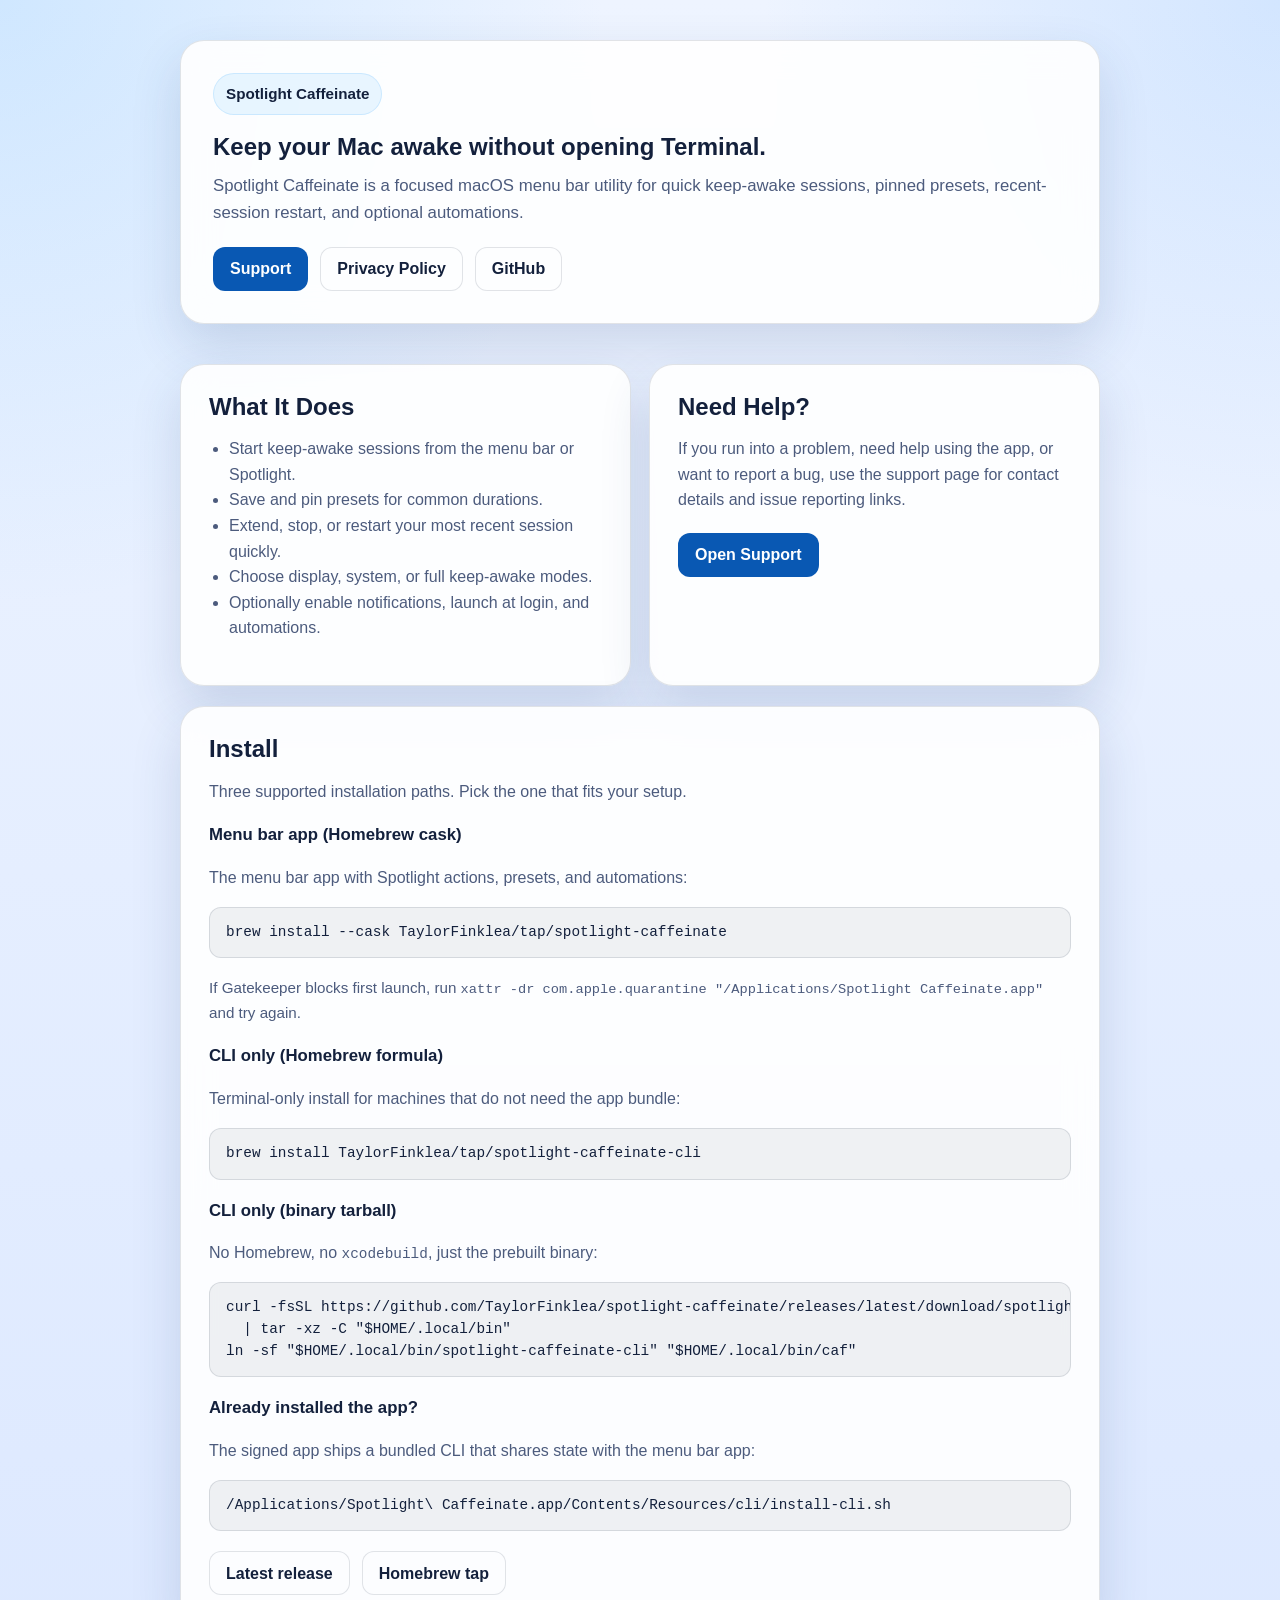
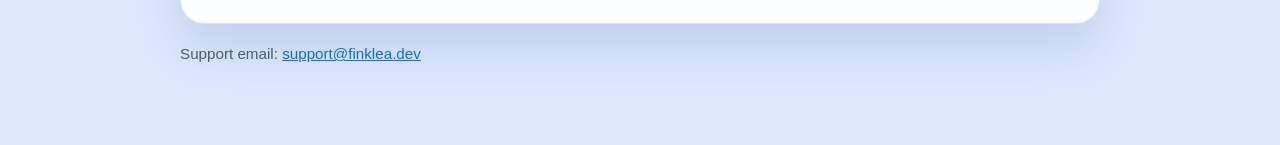
<file: docs/index.html>
<!doctype html>
<html lang="en">
  <head>
    <meta charset="utf-8">
    <meta name="viewport" content="width=device-width, initial-scale=1">
    <title>Spotlight Caffeinate</title>
    <meta
      name="description"
      content="Spotlight Caffeinate keeps your Mac awake from the menu bar and Spotlight, with presets, restart-last-session, and optional automations."
    >
    <link rel="stylesheet" href="./site.css">
  </head>
  <body>
    <main class="shell">
      <section class="hero">
        <div class="badge">Spotlight Caffeinate</div>
        <h1>Keep your Mac awake without opening Terminal.</h1>
        <p>
          Spotlight Caffeinate is a focused macOS menu bar utility for quick keep-awake sessions,
          pinned presets, recent-session restart, and optional automations.
        </p>
        <div class="actions">
          <a class="button primary" href="./support/">Support</a>
          <a class="button secondary" href="./privacy/">Privacy Policy</a>
          <a class="button secondary" href="https://github.com/TaylorFinklea/spotlight-caffeinate">GitHub</a>
        </div>
      </section>

      <section class="grid">
        <article class="panel card">
          <h2>What It Does</h2>
          <ul>
            <li>Start keep-awake sessions from the menu bar or Spotlight.</li>
            <li>Save and pin presets for common durations.</li>
            <li>Extend, stop, or restart your most recent session quickly.</li>
            <li>Choose display, system, or full keep-awake modes.</li>
            <li>Optionally enable notifications, launch at login, and automations.</li>
          </ul>
        </article>

        <article class="panel card">
          <h2>Need Help?</h2>
          <p>
            If you run into a problem, need help using the app, or want to report a bug, use the
            support page for contact details and issue reporting links.
          </p>
          <div class="actions">
            <a class="button primary" href="./support/">Open Support</a>
          </div>
        </article>
      </section>

      <article class="panel card">
        <h2>Install</h2>
        <p>Three supported installation paths. Pick the one that fits your setup.</p>

        <h3>Menu bar app (Homebrew cask)</h3>
        <p>The menu bar app with Spotlight actions, presets, and automations:</p>
        <pre><code>brew install --cask TaylorFinklea/tap/spotlight-caffeinate</code></pre>
        <p class="small">
          If Gatekeeper blocks first launch, run
          <code>xattr -dr com.apple.quarantine "/Applications/Spotlight Caffeinate.app"</code>
          and try again.
        </p>

        <h3>CLI only (Homebrew formula)</h3>
        <p>Terminal-only install for machines that do not need the app bundle:</p>
        <pre><code>brew install TaylorFinklea/tap/spotlight-caffeinate-cli</code></pre>

        <h3>CLI only (binary tarball)</h3>
        <p>No Homebrew, no <code>xcodebuild</code>, just the prebuilt binary:</p>
        <pre><code>curl -fsSL https://github.com/TaylorFinklea/spotlight-caffeinate/releases/latest/download/spotlight-caffeinate-cli.tar.gz \
  | tar -xz -C "$HOME/.local/bin"
ln -sf "$HOME/.local/bin/spotlight-caffeinate-cli" "$HOME/.local/bin/caf"</code></pre>

        <h3>Already installed the app?</h3>
        <p>The signed app ships a bundled CLI that shares state with the menu bar app:</p>
        <pre><code>/Applications/Spotlight\ Caffeinate.app/Contents/Resources/cli/install-cli.sh</code></pre>

        <div class="actions">
          <a class="button secondary" href="https://github.com/TaylorFinklea/spotlight-caffeinate/releases/latest">Latest release</a>
          <a class="button secondary" href="https://github.com/TaylorFinklea/homebrew-tap">Homebrew tap</a>
        </div>
      </article>

      <p class="footer">Support email: <a href="mailto:support@finklea.dev">support@finklea.dev</a></p>
    </main>
  </body>
</html>
</file>
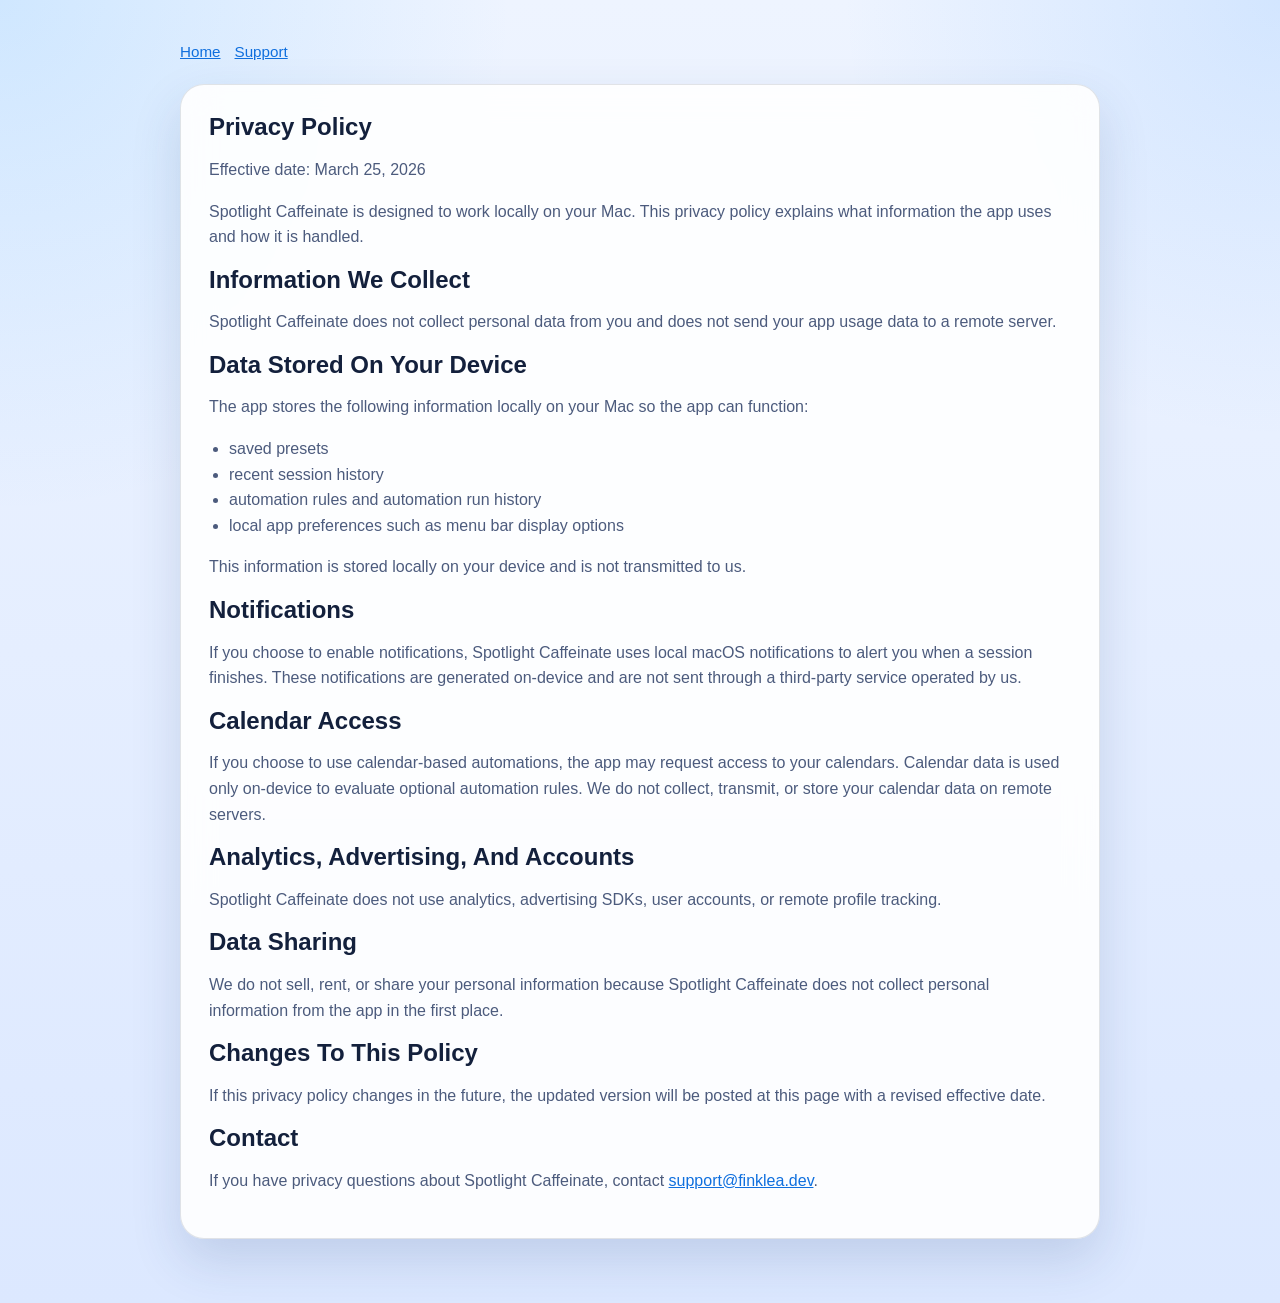
<file: docs/privacy/index.html>
<!doctype html>
<html lang="en">
  <head>
    <meta charset="utf-8">
    <meta name="viewport" content="width=device-width, initial-scale=1">
    <title>Spotlight Caffeinate Privacy Policy</title>
    <meta
      name="description"
      content="Privacy policy for Spotlight Caffeinate."
    >
    <link rel="stylesheet" href="../site.css">
  </head>
  <body>
    <main class="shell">
      <nav class="nav">
        <a href="../">Home</a>
        <a href="../support/">Support</a>
      </nav>

      <section class="panel">
        <h1>Privacy Policy</h1>
        <p>Effective date: March 25, 2026</p>

        <p>
          Spotlight Caffeinate is designed to work locally on your Mac. This privacy policy explains
          what information the app uses and how it is handled.
        </p>

        <h2>Information We Collect</h2>
        <p>
          Spotlight Caffeinate does not collect personal data from you and does not send your app
          usage data to a remote server.
        </p>

        <h2>Data Stored On Your Device</h2>
        <p>
          The app stores the following information locally on your Mac so the app can function:
        </p>
        <ul>
          <li>saved presets</li>
          <li>recent session history</li>
          <li>automation rules and automation run history</li>
          <li>local app preferences such as menu bar display options</li>
        </ul>
        <p>
          This information is stored locally on your device and is not transmitted to us.
        </p>

        <h2>Notifications</h2>
        <p>
          If you choose to enable notifications, Spotlight Caffeinate uses local macOS notifications
          to alert you when a session finishes. These notifications are generated on-device and are
          not sent through a third-party service operated by us.
        </p>

        <h2>Calendar Access</h2>
        <p>
          If you choose to use calendar-based automations, the app may request access to your
          calendars. Calendar data is used only on-device to evaluate optional automation rules. We
          do not collect, transmit, or store your calendar data on remote servers.
        </p>

        <h2>Analytics, Advertising, And Accounts</h2>
        <p>
          Spotlight Caffeinate does not use analytics, advertising SDKs, user accounts, or remote
          profile tracking.
        </p>

        <h2>Data Sharing</h2>
        <p>
          We do not sell, rent, or share your personal information because Spotlight Caffeinate does
          not collect personal information from the app in the first place.
        </p>

        <h2>Changes To This Policy</h2>
        <p>
          If this privacy policy changes in the future, the updated version will be posted at this
          page with a revised effective date.
        </p>

        <h2>Contact</h2>
        <p>
          If you have privacy questions about Spotlight Caffeinate, contact
          <a href="mailto:support@finklea.dev">support@finklea.dev</a>.
        </p>
      </section>
    </main>
  </body>
</html>
</file>
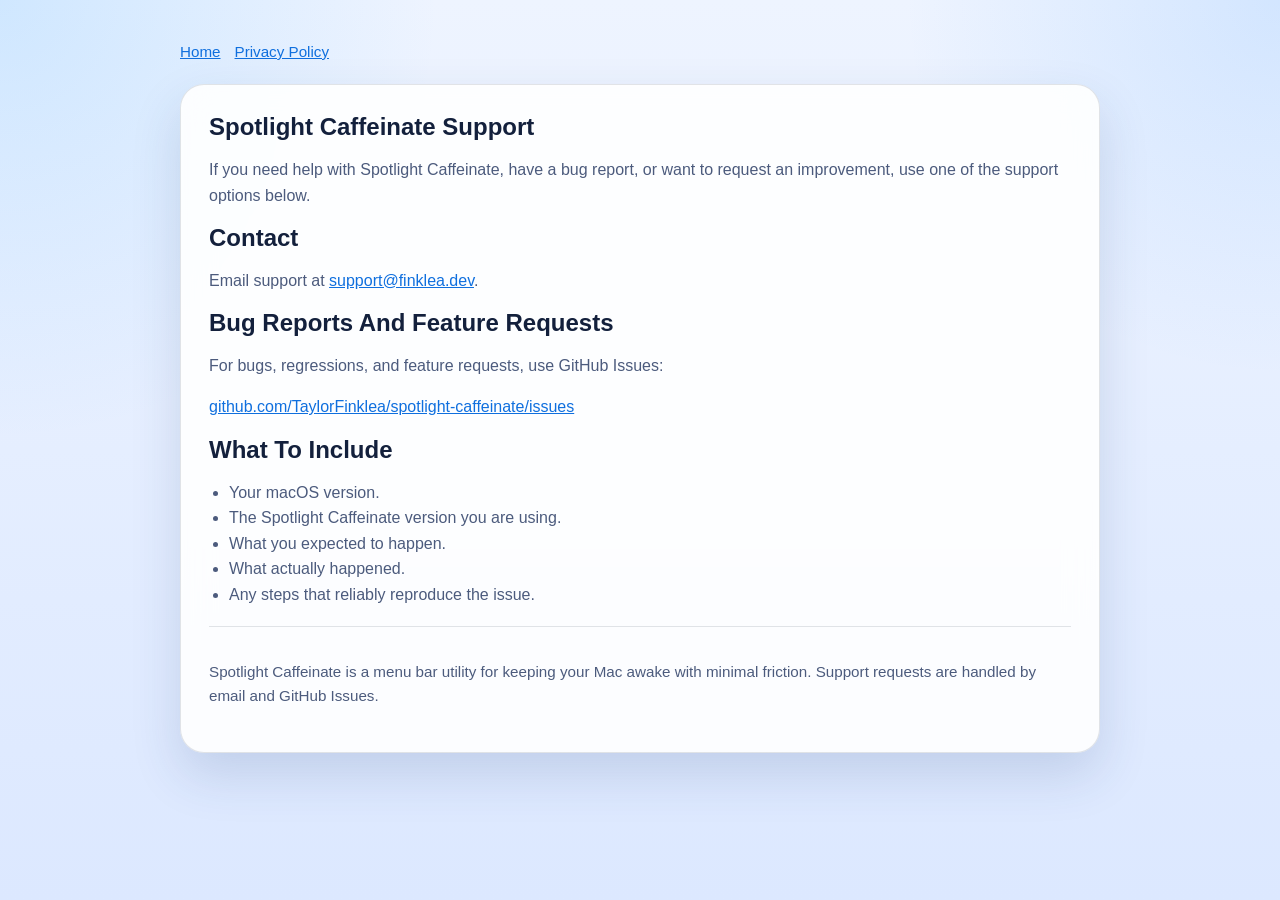
<file: docs/support/index.html>
<!doctype html>
<html lang="en">
  <head>
    <meta charset="utf-8">
    <meta name="viewport" content="width=device-width, initial-scale=1">
    <title>Spotlight Caffeinate Support</title>
    <meta
      name="description"
      content="Support information for Spotlight Caffeinate, including contact email and GitHub issue reporting."
    >
    <link rel="stylesheet" href="../site.css">
  </head>
  <body>
    <main class="shell">
      <nav class="nav">
        <a href="../">Home</a>
        <a href="../privacy/">Privacy Policy</a>
      </nav>

      <section class="panel">
        <h1>Spotlight Caffeinate Support</h1>
        <p>
          If you need help with Spotlight Caffeinate, have a bug report, or want to request an
          improvement, use one of the support options below.
        </p>

        <h2>Contact</h2>
        <p>
          Email support at
          <a href="mailto:support@finklea.dev">support@finklea.dev</a>.
        </p>

        <h2>Bug Reports And Feature Requests</h2>
        <p>
          For bugs, regressions, and feature requests, use GitHub Issues:
        </p>
        <p>
          <a href="https://github.com/TaylorFinklea/spotlight-caffeinate/issues">
            github.com/TaylorFinklea/spotlight-caffeinate/issues
          </a>
        </p>

        <h2>What To Include</h2>
        <ul>
          <li>Your macOS version.</li>
          <li>The Spotlight Caffeinate version you are using.</li>
          <li>What you expected to happen.</li>
          <li>What actually happened.</li>
          <li>Any steps that reliably reproduce the issue.</li>
        </ul>

        <div class="meta">
          <p class="small">
            Spotlight Caffeinate is a menu bar utility for keeping your Mac awake with minimal
            friction. Support requests are handled by email and GitHub Issues.
          </p>
        </div>
      </section>
    </main>
  </body>
</html>
</file>
<file: docs/site.css>
:root {
  color-scheme: light dark;
  --bg: #0b1020;
  --bg-accent: #131a2f;
  --panel: rgba(18, 24, 44, 0.82);
  --text: #edf2ff;
  --muted: #b7c1db;
  --line: rgba(255, 255, 255, 0.12);
  --accent: #56b4ff;
  --accent-strong: #2e8fff;
  --shadow: 0 24px 60px rgba(0, 0, 0, 0.28);
}

@media (prefers-color-scheme: light) {
  :root {
    --bg: #eef4ff;
    --bg-accent: #dce8ff;
    --panel: rgba(255, 255, 255, 0.9);
    --text: #13203c;
    --muted: #4c5b7d;
    --line: rgba(19, 32, 60, 0.12);
    --accent: #0f6fde;
    --accent-strong: #0958b3;
    --shadow: 0 22px 50px rgba(35, 69, 122, 0.16);
  }
}

* {
  box-sizing: border-box;
}

html {
  font-family: ui-sans-serif, -apple-system, BlinkMacSystemFont, "Segoe UI", sans-serif;
  line-height: 1.6;
}

body {
  margin: 0;
  min-height: 100vh;
  color: var(--text);
  background:
    radial-gradient(circle at top left, rgba(86, 180, 255, 0.2), transparent 28%),
    radial-gradient(circle at top right, rgba(46, 143, 255, 0.14), transparent 24%),
    linear-gradient(180deg, var(--bg), var(--bg-accent));
}

a {
  color: var(--accent);
}

a:hover {
  color: var(--accent-strong);
}

.shell {
  width: min(920px, calc(100% - 32px));
  margin: 0 auto;
  padding: 40px 0 64px;
}

.hero,
.panel {
  background: var(--panel);
  border: 1px solid var(--line);
  border-radius: 24px;
  box-shadow: var(--shadow);
  backdrop-filter: blur(16px);
}

.hero {
  padding: 32px;
}

.hero h1,
.panel h1,
.panel h2 {
  margin: 0 0 12px;
  line-height: 1.15;
}

.hero p,
.panel p,
.panel li {
  color: var(--muted);
}

.hero p {
  max-width: 56rem;
  margin: 0;
  font-size: 1.05rem;
}

.badge {
  display: inline-flex;
  align-items: center;
  gap: 8px;
  margin-bottom: 18px;
  padding: 8px 12px;
  border-radius: 999px;
  background: rgba(86, 180, 255, 0.12);
  border: 1px solid rgba(86, 180, 255, 0.2);
  color: var(--text);
  font-size: 0.95rem;
  font-weight: 600;
}

.grid {
  display: grid;
  gap: 18px;
  margin-top: 20px;
}

@media (min-width: 760px) {
  .grid {
    grid-template-columns: repeat(2, minmax(0, 1fr));
  }
}

.card {
  padding: 24px;
}

.actions {
  display: flex;
  flex-wrap: wrap;
  gap: 12px;
  margin-top: 20px;
}

.button {
  display: inline-flex;
  align-items: center;
  justify-content: center;
  min-height: 44px;
  padding: 0 16px;
  border-radius: 12px;
  border: 1px solid transparent;
  text-decoration: none;
  font-weight: 600;
}

.button.primary {
  background: var(--accent-strong);
  color: white;
}

.button.secondary {
  border-color: var(--line);
  color: var(--text);
  background: rgba(255, 255, 255, 0.04);
}

.nav {
  display: flex;
  flex-wrap: wrap;
  gap: 14px;
  margin-bottom: 18px;
  font-size: 0.95rem;
}

.panel {
  padding: 28px;
  margin-top: 20px;
}

.panel ul {
  padding-left: 20px;
}

.meta {
  margin-top: 18px;
  padding-top: 18px;
  border-top: 1px solid var(--line);
  font-size: 0.95rem;
}

.footer {
  margin-top: 18px;
  color: var(--muted);
  font-size: 0.95rem;
}

.small {
  font-size: 0.95rem;
}

pre {
  margin: 12px 0 18px;
  padding: 14px 16px;
  background: rgba(0, 0, 0, 0.25);
  border: 1px solid var(--line);
  border-radius: 12px;
  overflow-x: auto;
  color: var(--text);
  font-family: ui-monospace, SFMono-Regular, Menlo, Consolas, monospace;
  font-size: 0.9rem;
  line-height: 1.5;
}

@media (prefers-color-scheme: light) {
  pre {
    background: rgba(19, 32, 60, 0.06);
  }
}

code {
  font-family: ui-monospace, SFMono-Regular, Menlo, Consolas, monospace;
  font-size: 0.9em;
}

pre code {
  font-size: inherit;
}

.panel h3 {
  margin: 18px 0 6px;
  font-size: 1.05rem;
}
</file>
